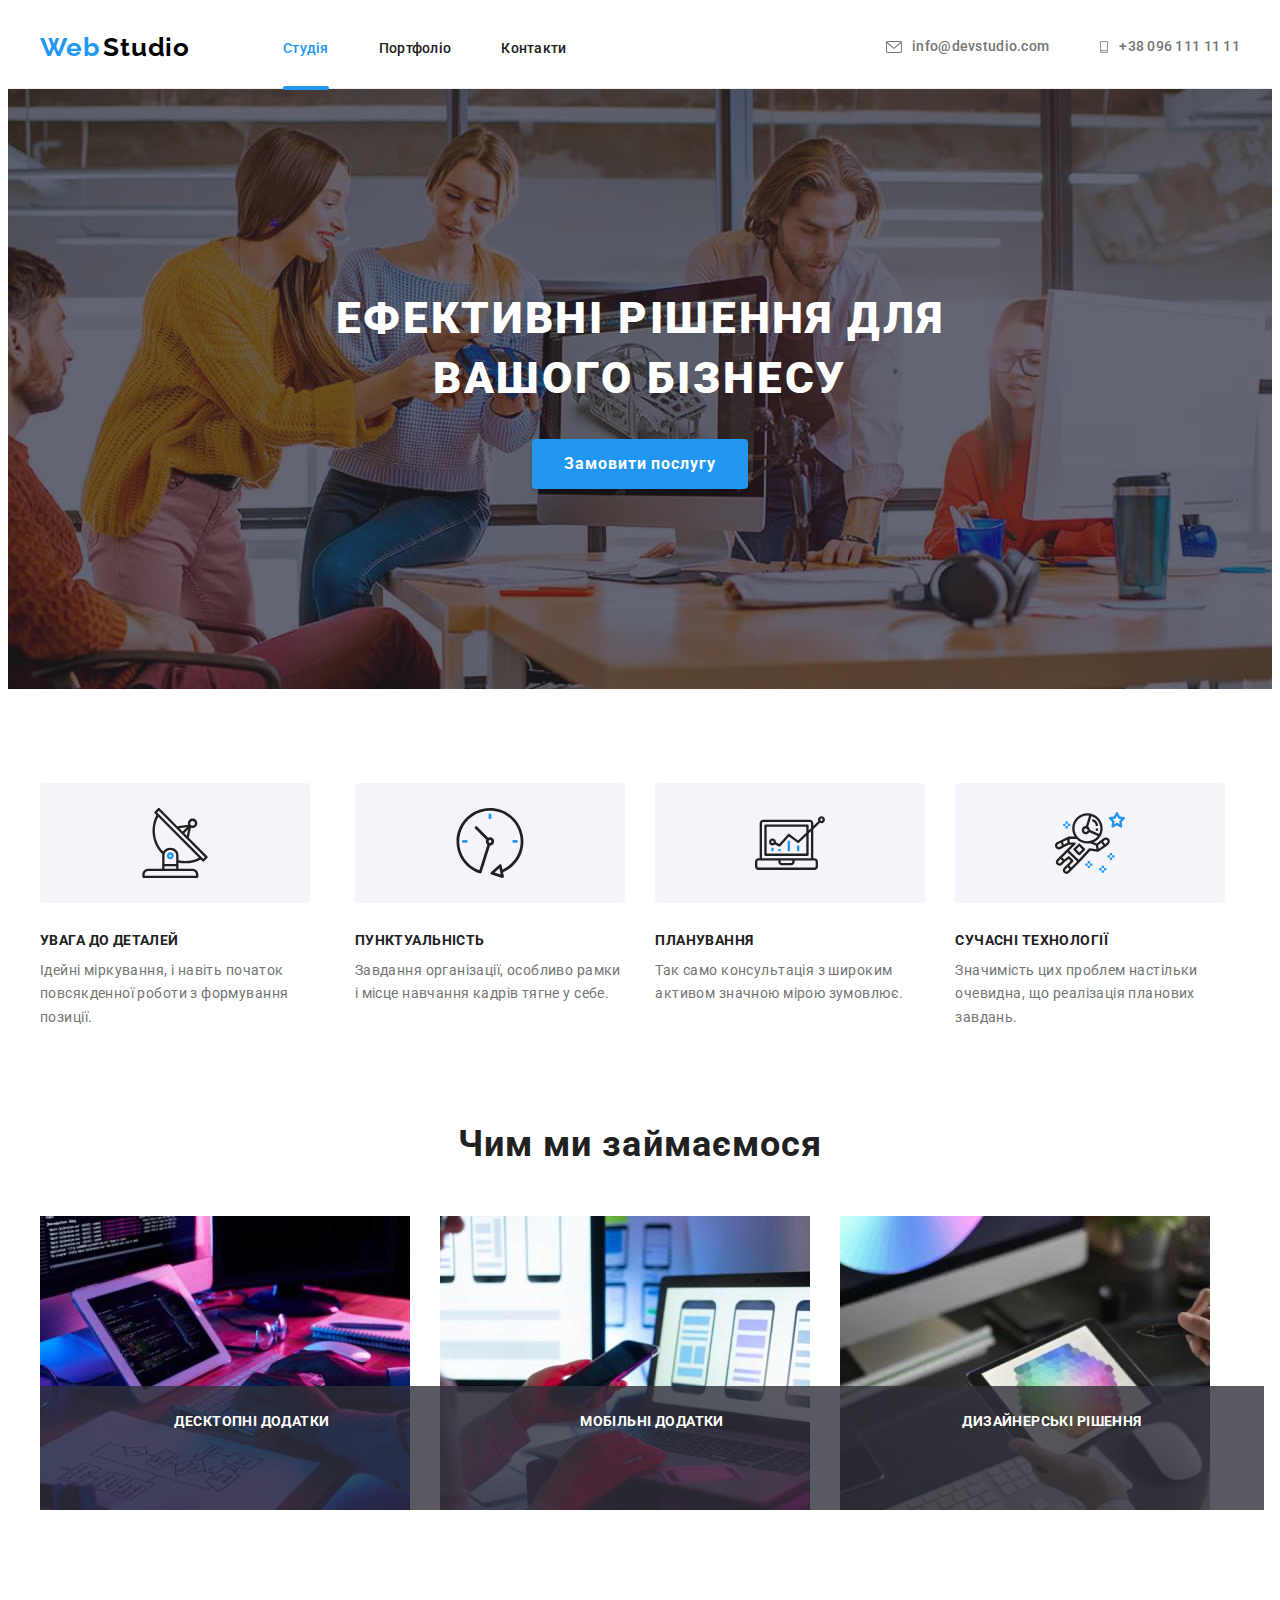
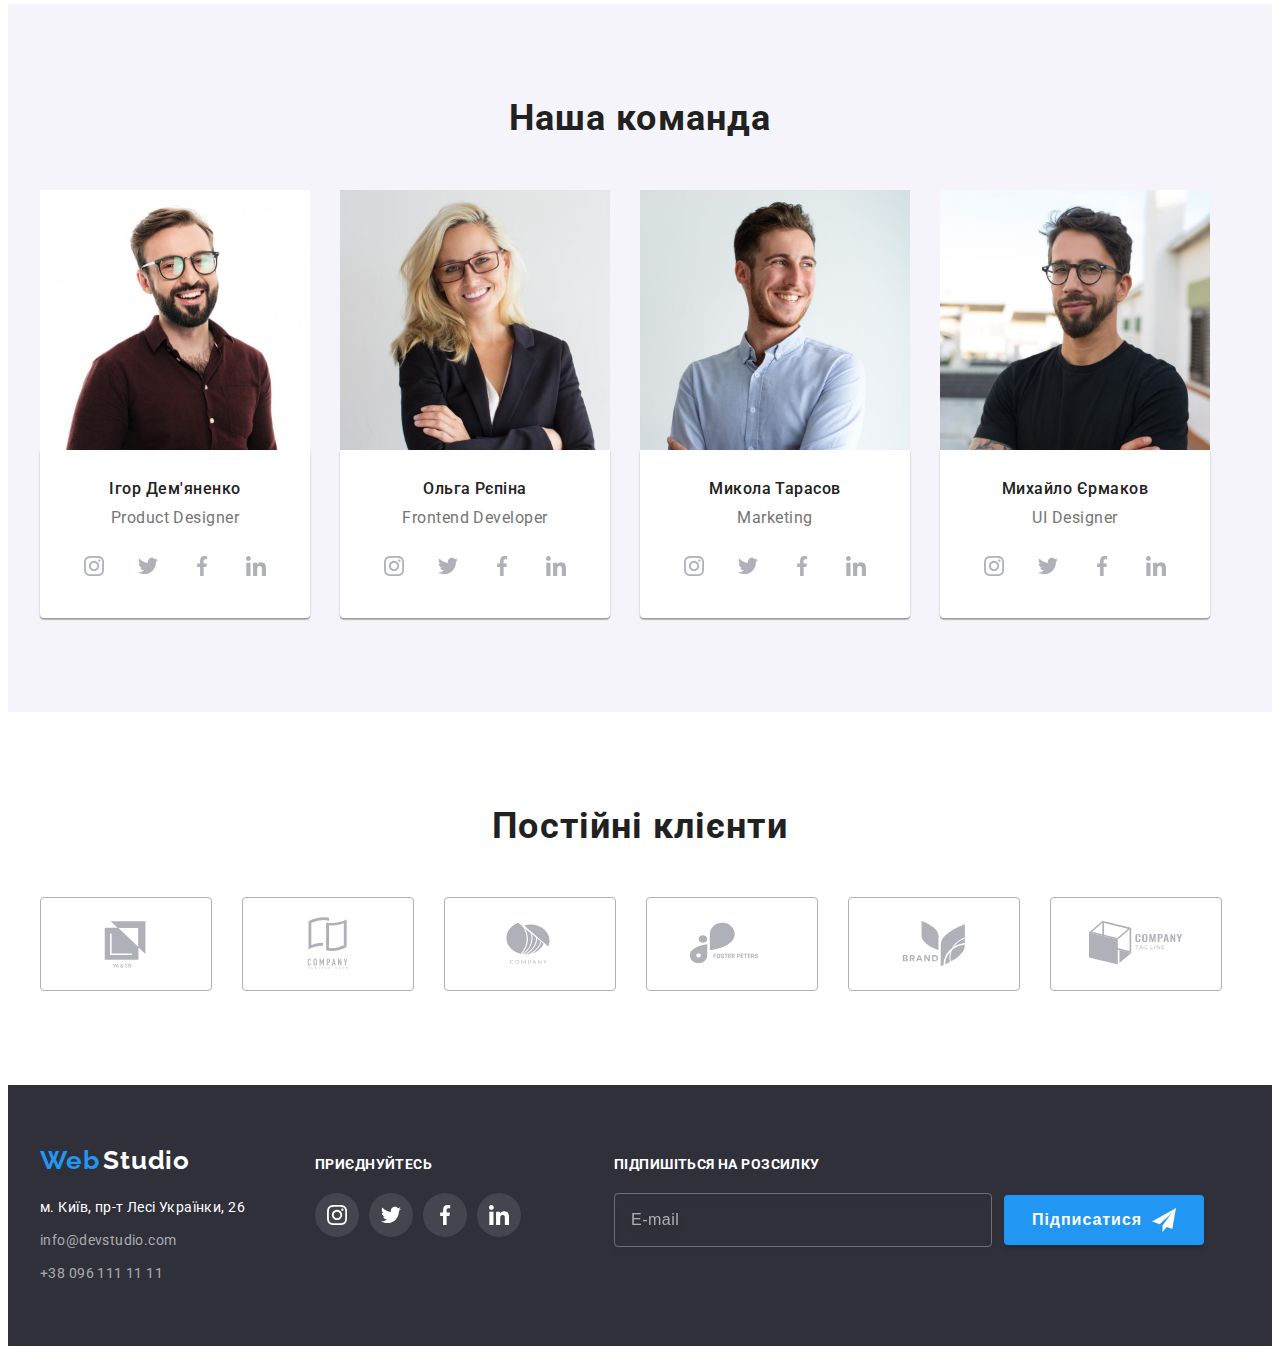
<file: index.html>
<!DOCTYPE html>
<html lang="uk">
  <head>
    <meta charset="UTF-8" />
    <meta http-equiv="X-UA-Compatible" content="IE=edge" />
    <meta name="viewport" content="width=device-width, initial-scale=1.0" />
    <title>Document</title>
    <link rel="preconnect" href="https://fonts.googleapis.com" />
    <link rel="preconnect" href="https://fonts.gstatic.com" crossorigin />
    <link
      href="https://fonts.googleapis.com/css2?family=Oleo+Script&family=Raleway:wght@700&family=Roboto:wght@400;500;700;900&display=swap"
      rel="stylesheet"
    />
    <link
      rel="stylesheet"
      href="https://cdnjs.cloudflare.com/ajax/libs/modern-normalize/1.1.0/modern-normalize.min.css"
      integrity="sha512-wpPYUAdjBVSE4KJnH1VR1HeZfpl1ub8YT/NKx4PuQ5NmX2tKuGu6U/JRp5y+Y8XG2tV+wKQpNHVUX03MfMFn9Q=="
      crossorigin="anonymous"
      referrerpolicy="no-referrer"
    />
    <link
      rel="stylesheet"
      href="https://cdnjs.cloudflare.com/ajax/libs/animate.css/4.1.1/animate.min.css"
    />
    <link rel="stylesheet" href="./css/style.css " />
    <link rel="stylesheet" href="./css/main.min.css" />
  </head>
  <body>
    <!-- header -->
    <header class="header">
      <div class="container header__container">
        <nav class="navigation">
          <a class="logo link animate__animated animate__flip" href="">
            <span class="logo-link">Web</span>
            <span class="logo-link-part">Studio</span>
          </a>
          <ul class="menu list">
            <li class="menu__item">
              <a class="menu__link current link" href="./index.html">Студія</a>
            </li>
            <li class="menu__item">
              <a class="menu__link link" href="./portfolio.html">Портфоліо</a>
            </li>
            <li class="menu__item">
              <a class="menu__link link" href="">Контакти</a>
            </li>
          </ul>
        </nav>

        <div class="connect">
          <a class="connect__mail link" href="info@devstudio.com">
            <svg class="connect__icon" width="16px" height="12px">
              <use href="./images/symbol-defs.svg#icon-envelope-hover"></use>
            </svg>
            info@devstudio.com</a
          >
          <a class="connect__tel link" href="tel:+380961111111"
            ><svg class="connect__icon" width="10px" height="12px">
              <use href="./images/symbol-defs.svg#icon-smartphone"></use>
            </svg>
            +38 096 111 11 11</a
          >
        </div>
      </div>
    </header>
    <!-- main -->
    <main>
      <section class="section__hero">
        <div class="hero__blok container">
          <h1 class="hero">Ефективні рішення для вашого бізнесу</h1>

          <button class="hero__btn" data-modal-open type="button">
            Замовити послугу
          </button>
        </div>
      </section>

      <!-- methods -->

      <section class="methods">
        <div class="container">
          <ul class="methods__list list">
            <li class="methods__item">
              <div class="methods__logo">
                <svg width="70px" height="70px">
                  <use href="./images/symbol-defs.svg#icon-antenna"></use>
                </svg>
              </div>
              <h3 class="methods__title">УВАГА ДО ДЕТАЛЕЙ</h3>
              <p class="methods__text">
                Ідейні міркування, і навіть початок повсякденної роботи з
                формування позиції.
              </p>
            </li>

            <li class="methods__item">
              <div class="methods__logo">
                <svg width="70px" height="70px">
                  <use href="./images/symbol-defs.svg#icon-clock"></use>
                </svg>
              </div>
              <h3 class="methods__title">ПУНКТУАЛЬНІСТЬ</h3>
              <p class="methods__text">
                Завдання організації, особливо рамки і місце навчання кадрів
                тягне у себе.
              </p>
            </li>
            <li class="methods__item">
              <div class="methods__logo">
                <svg width="70px" height="70px">
                  <use href="./images/symbol-defs.svg#icon-diagram"></use>
                </svg>
              </div>
              <h3 class="methods__title">ПЛАНУВАННЯ</h3>
              <p class="methods__text">
                Так само консультація з широким активом значною мірою зумовлює.
              </p>
            </li>
            <li class="methods__item">
              <div class="methods__logo">
                <svg width="70px" height="70px">
                  <use href="./images/symbol-defs.svg#icon-astronaut"></use>
                </svg>
              </div>
              <h3 class="methods__title">СУЧАСНІ ТЕХНОЛОГІЇ</h3>
              <p class="methods__text">
                Значимість цих проблем настільки очевидна, що реалізація
                планових завдань.
              </p>
            </li>
          </ul>
        </div>
      </section>
      <!-- what we do -->
      <section class="what-we-do">
        <div class="container">
          <h2 class="what-we-do-title">Чим ми займаємося</h2>

          <ul class="what-we-do-list list">
            <li class="what-we-do-item">
              <img
                src="./images/Sec1pic1.jpg"
                alt="фото"
                width="370"
                height="294"
              />
              <p class="what-we-do-item-title">Десктопні додатки</p>
            </li>
            <li class="what-we-do-item">
              <img
                src="./images/sec1pic2.jpg"
                alt="фото"
                width="370"
                height="294"
              />
              <p class="what-we-do-item-title">Мобільні додатки</p>
            </li>
            <li class="what-we-do-item">
              <img
                src="./images/Sec1pic3.jpg"
                alt="фото"
                width="370"
                height="294"
              />
              <p class="what-we-do-item-title">Дизайнерські рішення</p>
            </li>
          </ul>
        </div>
      </section>
      <section class="team">
        <div class="container">
          <h2 class="team-title">Наша команда</h2>
          <ul class="team-list list">
            <li class="team-item">
              <img
                src="./images/sec2pic1.jpg"
                alt="фото"
                width="270"
                height="260"
              />
              <div class="team-info">
                <h3 class="team-title-text">Ігор Дем'яненко</h3>
                <p class="team-text">Product Designer</p>
                <ul class="team-soc-list list">
                  <li class="team-soc-item">
                    <a class="team-soc-link" href=""
                      ><svg class="team-soc-icon" width="20" height="20">
                        <use
                          href="./images/symbol-defs.svg#icon-instagram"
                        ></use>
                      </svg>
                    </a>
                  </li>
                  <li class="team-soc-item">
                    <a class="team-soc-link" href=""
                      ><svg class="team-soc-icon" width="20" height="20">
                        <use href="./images/symbol-defs.svg#icon-twitter"></use>
                      </svg>
                    </a>
                  </li>
                  <li class="team-soc-item">
                    <a class="team-soc-link" href=""
                      ><svg class="team-soc-icon" width="20" height="20">
                        <use
                          href="./images/symbol-defs.svg#icon-facebook"
                        ></use>
                      </svg>
                    </a>
                  </li>
                  <li class="team-soc-item">
                    <a class="team-soc-link" href=""
                      ><svg class="team-soc-icon" width="20" height="20">
                        <use
                          href="./images/symbol-defs.svg#icon-linkedin"
                        ></use>
                      </svg>
                    </a>
                  </li>
                </ul>
              </div>
            </li>
            <li class="team-item">
              <img
                src="./images/sec2pic2.jpg"
                alt="фото"
                width="270"
                height="260"
              />

              <div class="team-info">
                <h3 class="team-title-text">Ольга Рєпіна</h3>
                <p class="team-text">Frontend Developer</p>
                <ul class="team-soc-list list">
                  <li class="team-soc-item">
                    <a class="team-soc-link" href=""
                      ><svg class="team-soc-icon" width="20" height="20">
                        <use
                          href="./images/symbol-defs.svg#icon-instagram"
                        ></use>
                      </svg>
                    </a>
                  </li>
                  <li class="team-soc-item">
                    <a class="team-soc-link" href=""
                      ><svg class="team-soc-icon" width="20" height="20">
                        <use href="./images/symbol-defs.svg#icon-twitter"></use>
                      </svg>
                    </a>
                  </li>
                  <li class="team-soc-item">
                    <a class="team-soc-link" href=""
                      ><svg class="team-soc-icon" width="20" height="20">
                        <use
                          href="./images/symbol-defs.svg#icon-facebook"
                        ></use>
                      </svg>
                    </a>
                  </li>
                  <li class="team-soc-item">
                    <a class="team-soc-link" href=""
                      ><svg class="team-soc-icon" width="20" height="20">
                        <use
                          href="./images/symbol-defs.svg#icon-linkedin"
                        ></use>
                      </svg>
                    </a>
                  </li>
                </ul>
              </div>
            </li>
            <li class="team-item">
              <img
                src="./images/sec2pic3.jpg"
                alt="фото"
                width="270"
                height="260"
              />
              <div class="team-info">
                <h3 class="team-title-text">Микола Тарасов</h3>
                <p class="team-text">Marketing</p>
                <ul class="team-soc-list list">
                  <li class="team-soc-item">
                    <a class="team-soc-link" href=""
                      ><svg class="team-soc-icon" width="20" height="20">
                        <use
                          href="./images/symbol-defs.svg#icon-instagram"
                        ></use>
                      </svg>
                    </a>
                  </li>
                  <li class="team-soc-item">
                    <a class="team-soc-link" href=""
                      ><svg class="team-soc-icon" width="20" height="20">
                        <use href="./images/symbol-defs.svg#icon-twitter"></use>
                      </svg>
                    </a>
                  </li>
                  <li class="team-soc-item">
                    <a class="team-soc-link" href=""
                      ><svg class="team-soc-icon" width="20" height="20">
                        <use
                          href="./images/symbol-defs.svg#icon-facebook"
                        ></use>
                      </svg>
                    </a>
                  </li>
                  <li class="team-soc-item">
                    <a class="team-soc-link" href=""
                      ><svg class="team-soc-icon" width="20" height="20">
                        <use
                          href="./images/symbol-defs.svg#icon-linkedin"
                        ></use>
                      </svg>
                    </a>
                  </li>
                </ul>
              </div>
            </li>
            <li class="team-item">
              <img
                src="./images/sec2pic4.jpg"
                alt="our team pfoto"
                width="270"
                height="260"
              />
              <div class="team-info">
                <h3 class="team-title-text">Михайло Єрмаков</h3>
                <p class="team-text">UI Designer</p>
                <ul class="team-soc-list list">
                  <li class="team-soc-item">
                    <a class="team-soc-link" href=""
                      ><svg class="team-soc-icon" width="20" height="20">
                        <use
                          href="./images/symbol-defs.svg#icon-instagram"
                        ></use>
                      </svg>
                    </a>
                  </li>
                  <li class="team-soc-item">
                    <a class="team-soc-link" href=""
                      ><svg class="team-soc-icon" width="20" height="20">
                        <use href="./images/symbol-defs.svg#icon-twitter"></use>
                      </svg>
                    </a>
                  </li>
                  <li class="team-soc-item">
                    <a class="team-soc-link" href=""
                      ><svg class="team-soc-icon" width="20" height="20">
                        <use
                          href="./images/symbol-defs.svg#icon-facebook"
                        ></use>
                      </svg>
                    </a>
                  </li>
                  <li class="team-soc-item">
                    <a class="team-soc-link" href=""
                      ><svg class="team-soc-icon" width="20" height="20">
                        <use
                          href="./images/symbol-defs.svg#icon-linkedin"
                        ></use>
                      </svg>
                    </a>
                  </li>
                </ul>
              </div>
            </li>
          </ul>
        </div>
      </section>
      <section class="clients">
        <div class="logo-clients container">
          <h2 class="team-title">Постійні клієнти</h2>
          <ul class="logo-clients-list list">
            <li class="logo-clients-item">
              <a class="logo-clients-link" href="">
                <svg class="logo-clients-icon" width="106" height="60">
                  <use href="./images/symbol-defs.svg#icon-Logo-1"></use>
                </svg>
              </a>
            </li>
            <li>
              <a class="logo-clients-link" href="">
                <svg class="logo-clients-icon" width="106" height="60">
                  <use href="./images/symbol-defs.svg#icon-Logo-2"></use>
                </svg>
              </a>
            </li>
            <li>
              <a class="logo-clients-link" href="">
                <svg class="logo-clients-icon" width="106" height="60">
                  <use href="./images/symbol-defs.svg#icon-Logo-3"></use>
                </svg>
              </a>
            </li>
            <li>
              <a class="logo-clients-link" href="">
                <svg class="logo-clients-icon" width="106" height="60">
                  <use href="./images/symbol-defs.svg#icon-Logo-4"></use>
                </svg>
              </a>
            </li>
            <li>
              <a class="logo-clients-link" href="">
                <svg class="logo-clients-icon" width="106" height="60">
                  <use href="./images/symbol-defs.svg#icon-Logo-5"></use>
                </svg>
              </a>
            </li>
            <li>
              <a class="logo-clients-link" href="">
                <svg class="logo-clients-icon" width="106" height="60">
                  <use href="./images/symbol-defs.svg#icon-Logo-6"></use>
                </svg>
              </a>
            </li>
          </ul>
        </div>
      </section>
    </main>
    <!-- footer -->
    <footer class="footer">
      <div class="backdrop is-hidden" data-modal>
        <div class="modal">
          <button type="button" class="modal-btn" data-modal-close>
            <svg class="modal-close-icon" width="18" height="18">
              <use href="./images/symbol-defs.svg#icon-close"></use>
            </svg>
          </button>
          <p class="modal-title">Залиште свої дані, ми вам передзвонимо</p>
          <form>
            <div class="modal-field">
              <label for="user-name" class="modal-lable">Ім'я</label>
              <div class="input-wrap">
                <input
                  type="text"
                  class="modal-input"
                  name="user-name"
                  required
                  id="user-name"
                />
                <svg class="modal-input-icon" width="18" height="18">
                  <use href="./images/symbol-defs.svg#icon-person"></use>
                </svg>
              </div>
            </div>

            <div class="modal-field">
              <label for="user-tel" class="modal-lable">Телефон</label>
              <div class="input-wrap">
                <input
                  type="tel"
                  class="modal-input"
                  name="user-tel"
                  required
                  id="user-tel"
                />
                <svg class="modal-input-icon" width="18" height="18">
                  <use href="./images/symbol-defs.svg#icon-phone"></use>
                </svg>
              </div>
            </div>
            <div class="modal-field">
              <label for="user-mail" class="modal-lable">Пошта</label>
              <div class="input-wrap">
                <input
                  type="email"
                  class="modal-input"
                  name="user-mail"
                  required
                  id="user-mail"
                />
                <svg class="modal-input-icon" width="18" height="18">
                  <use href="./images/symbol-defs.svg#icon-email"></use>
                </svg>
              </div>
            </div>
            <div class="modal-field-coment">
              <label for="comment" class="modal-lable">Коментар</label>
              <textarea
                name="comment"
                id="comment"
                class="modal-comment"
                placeholder="Введіть текст"
              ></textarea>
            </div>
            <div class="modal-field">
              <input
                type="checkbox"
                class="input-check visually-hidden"
                name="privacy"
                value="true"
                id="privacy"
              />
              <label for="privacy" class="check-text"
                ><span>
                  <svg class="check-icon" width="16" height="15">
                    <use href="./images/symbol-defs.svg#check"></use>
                  </svg>
                </span>
                Погоджуюся з розсилкою та приймаю &nbsp;
                <a href="" class="privacy-text"> Умови договору</a>
              </label>
            </div>
            <button type="submit" class="send">Відправити</button>
          </form>
        </div>
      </div>
      <div class="container cont">
        <div class="addres-container">
          <a class="logo-link-footer link" href="">
            <span class="footer-logo">Web</span>
            <span class="footer-logo-part">Studio</span>
          </a>
          <address class="address">
            <a
              class="address-link link"
              href="https://goo.gl/maps/vr6muUmMFHd4XZS46"
              target="_blank"
              rel="noopener noreferrer"
              >м. Київ, пр-т Лесі Українки, 26
            </a>
            <ul class="address-list list">
              <li class="adress-mail-item">
                <a class="address-mail link" href="info@devstudio.com"
                  >info@devstudio.com</a
                >
              </li>
              <li class="address-tel-item">
                <a class="address-tel link" href="tel:+380961111111"
                  >+38 096 111 11 11</a
                >
              </li>
            </ul>
          </address>
        </div>
        <div class="wrap-container">
          <h3 class="container-title">приєднуйтесь</h3>
          <ul class="footer-soc-list list">
            <li class="footer-soc-item">
              <a class="footer-soc-link" href=""
                ><svg class="team-soc-icon" width="20" height="20">
                  <use href="./images/symbol-defs.svg#icon-instagram"></use>
                </svg>
              </a>
            </li>
            <li class="footer-soc-item">
              <a class="footer-soc-link" href=""
                ><svg class="footer-soc-icon" width="20" height="20">
                  <use href="./images/symbol-defs.svg#icon-twitter"></use>
                </svg>
              </a>
            </li>
            <li class="footer-soc-item">
              <a class="footer-soc-link" href=""
                ><svg class="footer-soc-icon" width="20" height="20">
                  <use href="./images/symbol-defs.svg#icon-facebook"></use>
                </svg>
              </a>
            </li>
            <li class="footer-soc-item">
              <a class="footer-soc-link" href=""
                ><svg class="footer-soc-icon" width="20" height="20">
                  <use href="./images/symbol-defs.svg#icon-linkedin"></use>
                </svg>
              </a>
            </li>
          </ul>
        </div>
        <div class="footer-mail">
          <h3 class="container-title">Підпишіться на розсилку</h3>
          <form>
            <div class="footer-input-mail">
              <input
                type="email"
                class="input-mail"
                name="footer-user-mail"
                placeholder="E-mail"
                required
                id="footer-user-mail"
              />
              <button type="submit" class="footer-mail-btn">
                Підписатися
                <svg class="footer-send-logo" width="24" height="24">
                  <use href="./images/symbol-defs.svg#icon"></use>
                </svg>
              </button>
            </div>
          </form>
        </div>
      </div>
    </footer>
    <script src="./js/modal.js"></script>
  </body>
</html>
</file>
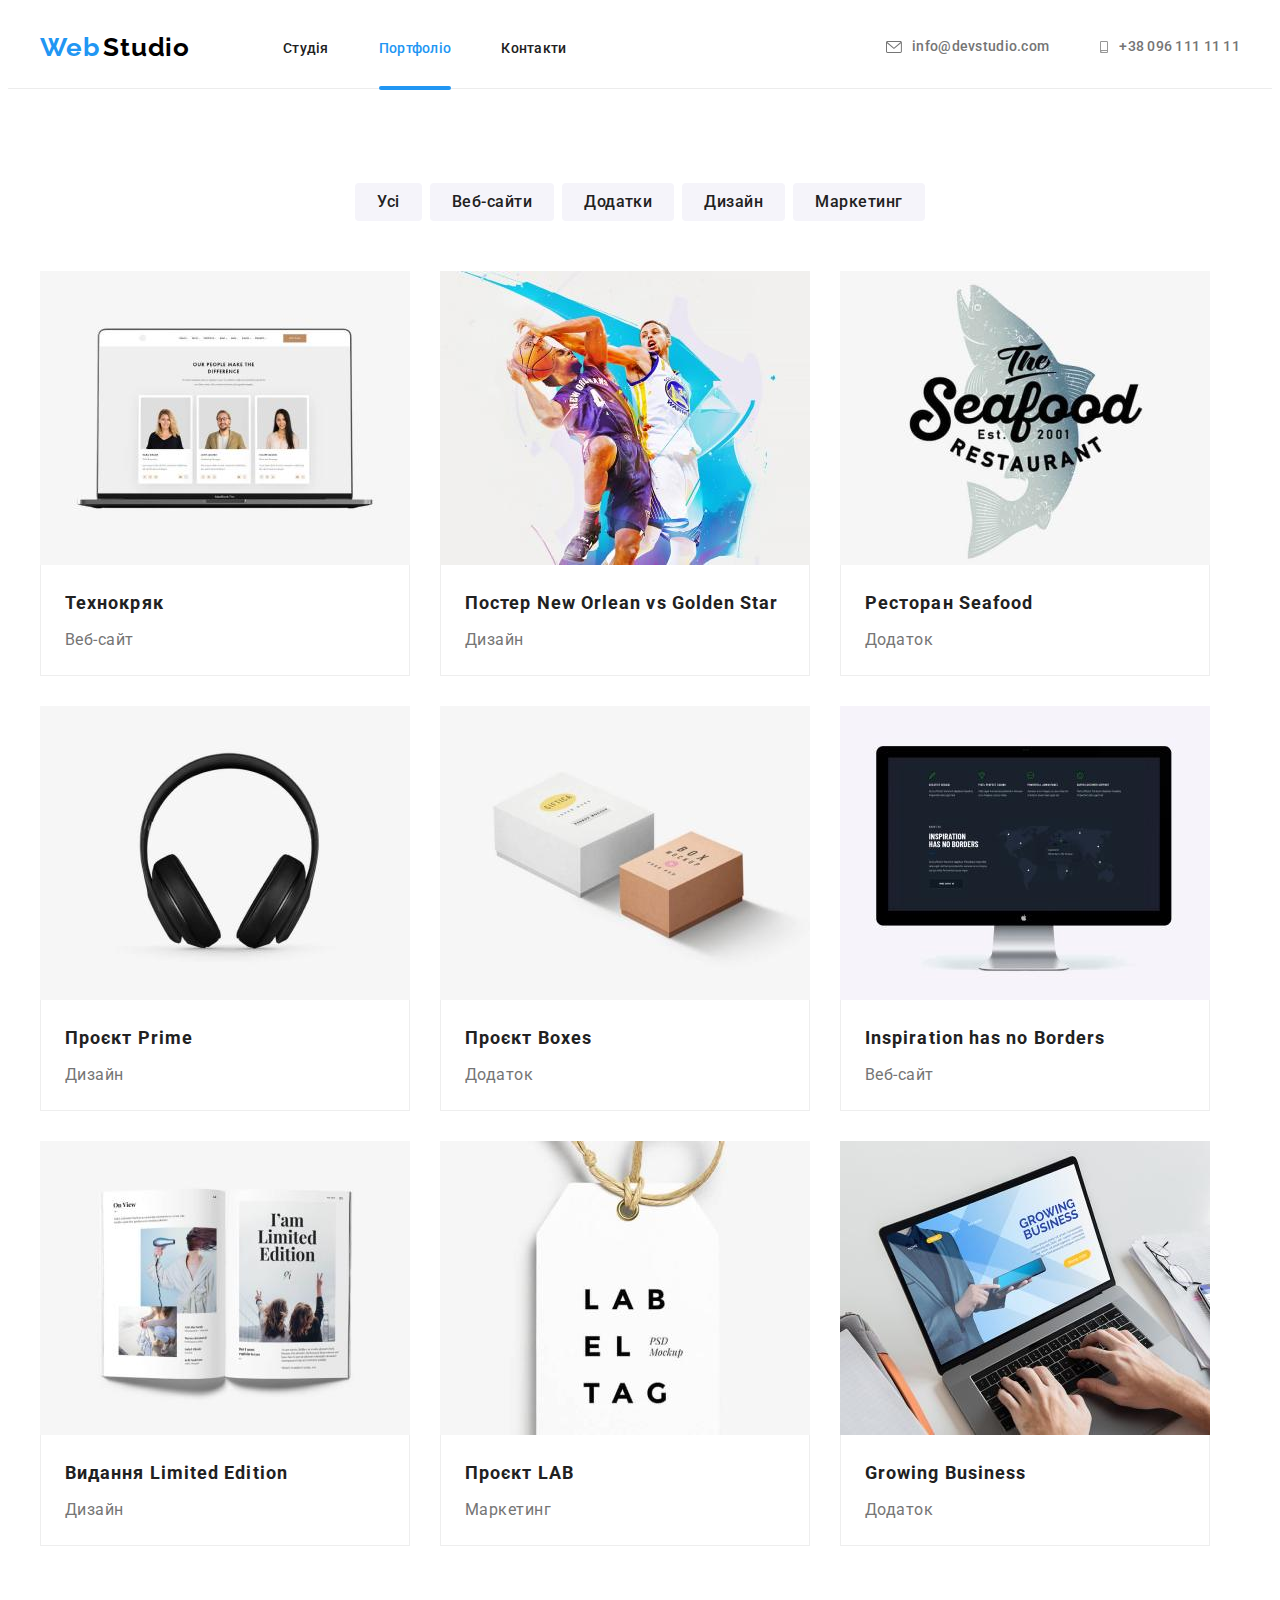
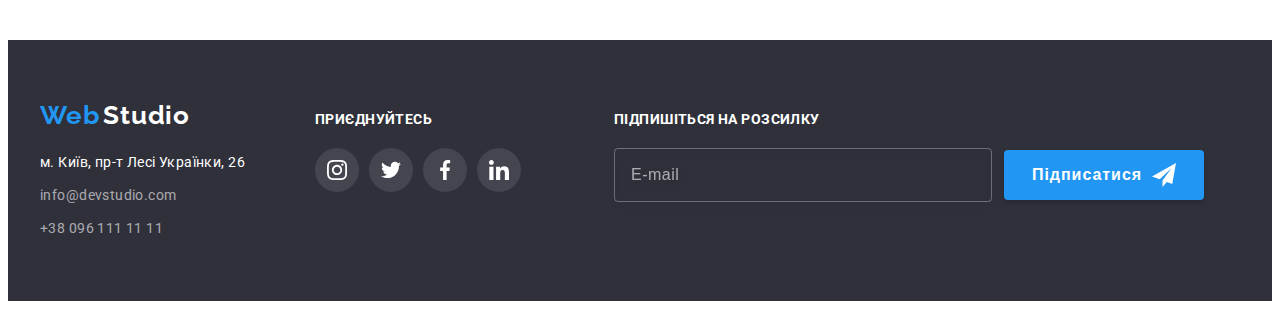
<file: portfolio.html>
<!DOCTYPE html>
<html lang="en">
  <head>
    <meta charset="UTF-8" />
    <meta http-equiv="X-UA-Compatible" content="IE=edge" />
    <meta name="viewport" content="width=device-width, initial-scale=1.0" />
    <title>Document</title>
    <link rel="preconnect" href="https://fonts.googleapis.com" />
    <link rel="preconnect" href="https://fonts.gstatic.com" crossorigin />
    <link
      href="https://fonts.googleapis.com/css2?family=Oleo+Script&family=Raleway:wght@700&family=Roboto:wght@400;500;700;900&display=swap"
      rel="stylesheet"
    />
    <link
      rel="stylesheet"
      href="https://cdnjs.cloudflare.com/ajax/libs/modern-normalize/1.1.0/modern-normalize.min.css"
      integrity="sha512-wpPYUAdjBVSE4KJnH1VR1HeZfpl1ub8YT/NKx4PuQ5NmX2tKuGu6U/JRp5y+Y8XG2tV+wKQpNHVUX03MfMFn9Q=="
      crossorigin="anonymous"
      referrerpolicy="no-referrer"
    />
    <link
      rel="stylesheet"
      href="https://cdnjs.cloudflare.com/ajax/libs/animate.css/4.1.1/animate.min.css"
    />
    <link rel="stylesheet" href="./css/style.css " />
    <link rel="stylesheet" href="./css/main.min.css" />
  </head>
  <body>
    <!-- header -->
    <header class="header">
      <div class="container header__container">
        <nav class="navigation">
          <a
            class="logo link link animate__animated animate__flip"
            href=""
          >
            <span class="logo-link">Web</span>
            <span class="logo-link-part">Studio</span>
          </a>
          <ul class="menu list">
            <li class="menu__item">
              <a class="menu__link link" href="./index.html">Студія</a>
            </li>
            <li class="menu__item">
              <a class="menu__link current link" href="./portfolio.html"
                >Портфоліо</a
              >
            </li>
            <li class="menu__item">
              <a class="menu__link link" href="">Контакти</a>
            </li>
          </ul>
        </nav>

        <div class="connect">
          <a class="connect__mail link" href="info@devstudio.com">
            <svg class="connect__icon" width="16px" height="12px">
              <use href="./images/symbol-defs.svg#icon-envelope-hover"></use>
            </svg>
            info@devstudio.com</a
          >
          <a class="connect__tel link" href="tel:+380961111111"
            ><svg class="connect__icon" width="10px" height="12px">
              <use href="./images/symbol-defs.svg#icon-smartphone"></use>
            </svg>
            +38 096 111 11 11</a
          >
        </div>
      </div>
    </header>
    <main class="portfolio-main">
      <section class="portfolio">
        <div class="container">
          <div class="portfolio-btn-list">
            <h1 class="visually-hidden">заголовок</h1>

            <ul class="portfolio-choice-list list">
              <li><button class="portfolio-btn" type="button">Усі</button></li>
              <li>
                <button class="portfolio-btn" type="button">Веб-сайти</button>
              </li>
              <li>
                <button class="portfolio-btn" type="button">Додатки</button>
              </li>
              <li>
                <button class="portfolio-btn" type="button">Дизайн</button>
              </li>
              <li>
                <button class="portfolio-btn" type="button">Маркетинг</button>
              </li>
            </ul>
          </div>

          <div class="portfolio-list-item">
            <h2 class="visually-hidden">заголовок</h2>
            <ul class="portfolio-list list">
              <li class="portfolio-item">
                <a class="portfolio-link link" href="">
                  <div class="portfolio-top-wrap">
                    <img
                      src="./images/portfimg1.jpg"
                      alt="фото"
                      width="370"
                      height="294"
                    />
                    <p class="portfolio-link-text">
                      Ресурс пропонує комплексні пропозиції з різним рівнем
                      функціоналу та сервісів. Все це дозволить відвідувачу
                      отримати вичерпні відомості про компанію чи приватну
                      особу.
                    </p>
                  </div>
                  <div class="portfolio-list-info">
                    <h3 class="portfolio-title">Технокряк</h3>
                    <p class="portfolio-text">Веб-сайт</p>
                  </div>
                </a>
              </li>

              <li class="portfolio-item">
                <a class="potfolio-link link" href="">
                  <div class="portfolio-top-wrap">
                    <img
                      src="./images/portfimg2.jpg"
                      alt="фото"
                      width="370"
                      height="294"
                    />
                    <p class="portfolio-link-text">
                      Ресурс пропонує комплексні пропозиції з різним рівнем
                      функціоналу та сервісів. Все це дозволить відвідувачу
                      отримати вичерпні відомості про компанію чи приватну
                      особу.
                    </p>
                  </div>
                  <div class="portfolio-list-info">
                    <h3 class="portfolio-title">
                      Постер New Orlean vs Golden Star
                    </h3>
                    <p class="portfolio-text">Дизайн</p>
                  </div>
                </a>
              </li>

              <li class="portfolio-item">
                <a class="potfolio-link link" href=""
                  ><div class="portfolio-top-wrap">
                    <img
                      src="./images/portfimg3.jpg"
                      alt="фото"
                      width="370"
                      height="294"
                    />
                    <p class="portfolio-link-text">
                      Ресурс пропонує комплексні пропозиції з різним рівнем
                      функціоналу та сервісів. Все це дозволить відвідувачу
                      отримати вичерпні відомості про компанію чи приватну
                      особу.
                    </p>
                  </div>
                  <div class="portfolio-list-info">
                    <h3 class="portfolio-title">Ресторан Seafood</h3>
                    <p class="portfolio-text">Додаток</p>
                  </div></a
                >
              </li>

              <li class="portfolio-item">
                <a class="potfolio-link link" href=""
                  ><div class="portfolio-top-wrap">
                    <img
                      src="./images/portfimg4.jpg"
                      alt="фото"
                      width="370"
                      height="294"
                    />
                    <p class="portfolio-link-text">
                      Ресурс пропонує комплексні пропозиції з різним рівнем
                      функціоналу та сервісів. Все це дозволить відвідувачу
                      отримати вичерпні відомості про компанію чи приватну
                      особу.
                    </p>
                  </div>
                  <div class="portfolio-list-info">
                    <h3 class="portfolio-title">Проєкт Prime</h3>
                    <p class="portfolio-text">Дизайн</p>
                  </div></a
                >
              </li>
              <li class="portfolio-item">
                <a class="potfolio-link link" href=""
                  ><div class="portfolio-top-wrap">
                    <img
                      src="./images/portfimg5.jpg"
                      alt="фото"
                      width="370"
                      height="294"
                    />
                    <p class="portfolio-link-text">
                      Ресурс пропонує комплексні пропозиції з різним рівнем
                      функціоналу та сервісів. Все це дозволить відвідувачу
                      отримати вичерпні відомості про компанію чи приватну
                      особу.
                    </p>
                  </div>
                  <div class="portfolio-list-info">
                    <h3 class="portfolio-title">Проєкт Boxes</h3>
                    <p class="portfolio-text">Додаток</p>
                  </div></a
                >
              </li>
              <li class="portfolio-item">
                <a class="potfolio-link link" href=""
                  ><div class="portfolio-top-wrap">
                    <img
                      src="./images/portfimg6.jpg"
                      alt="фото"
                      width="370"
                      height="294"
                    />
                    <p class="portfolio-link-text">
                      Ресурс пропонує комплексні пропозиції з різним рівнем
                      функціоналу та сервісів. Все це дозволить відвідувачу
                      отримати вичерпні відомості про компанію чи приватну
                      особу.
                    </p>
                  </div>
                  <div class="portfolio-list-info">
                    <h3 class="portfolio-title">Inspiration has no Borders</h3>
                    <p class="portfolio-text">Веб-сайт</p>
                  </div></a
                >
              </li>

              <li class="portfolio-item">
                <a class="potfolio-link link" href=""
                  ><div class="portfolio-top-wrap">
                    <img
                      src="./images/portfimg7.jpg"
                      alt="фото"
                      width="370"
                      height="294"
                    />
                    <p class="portfolio-link-text">
                      Ресурс пропонує комплексні пропозиції з різним рівнем
                      функціоналу та сервісів. Все це дозволить відвідувачу
                      отримати вичерпні відомості про компанію чи приватну
                      особу.
                    </p>
                  </div>
                  <div class="portfolio-list-info">
                    <h3 class="portfolio-title">Видання Limited Edition</h3>
                    <p class="portfolio-text">Дизайн</p>
                  </div></a
                >
              </li>
              <li class="portfolio-item">
                <a class="potfolio-link link" href=""
                  ><div class="portfolio-top-wrap">
                    <img
                      src="./images/portfimg8.jpg"
                      alt="фото"
                      width="370"
                      height="294"
                    />
                    <p class="portfolio-link-text">
                      Ресурс пропонує комплексні пропозиції з різним рівнем
                      функціоналу та сервісів. Все це дозволить відвідувачу
                      отримати вичерпні відомості про компанію чи приватну
                      особу.
                    </p>
                  </div>
                  <div class="portfolio-list-info">
                    <h3 class="portfolio-title">Проєкт LAB</h3>
                    <p class="portfolio-text">Маркетинг</p>
                  </div></a
                >
              </li>
              <li class="portfolio-item">
                <a class="potfolio-link link" href="">
                  <div class="portfolio-top-wrap">
                    <img
                      src="./images/portfimg9.jpg"
                      alt="фото"
                      width="370"
                      height="294"
                    />
                    <p class="portfolio-link-text">
                      Ресурс пропонує комплексні пропозиції з різним рівнем
                      функціоналу та сервісів. Все це дозволить відвідувачу
                      отримати вичерпні відомості про компанію чи приватну
                      особу.
                    </p>
                  </div>
                  <div class="portfolio-list-info">
                    <h3 class="portfolio-title">Growing Business</h3>
                    <p class="portfolio-text">Додаток</p>
                  </div></a
                >
              </li>
            </ul>
          </div>
        </div>
      </section>
    </main>
    <footer class="footer">
      <div class="container cont">
        <div class="addres-container">
          <a class="logo-link-footer link" href="">
            <span class="footer-logo">Web</span>
            <span class="footer-logo-part">Studio</span>
          </a>
          <address class="address">
            <a
              class="address-link link"
              href="https://goo.gl/maps/vr6muUmMFHd4XZS46"
              target="_blank"
              rel="noopener noreferrer"
              >м. Київ, пр-т Лесі Українки, 26
            </a>
            <ul class="address-list list">
              <li class="adress-mail-item">
                <a class="address-mail link" href="info@devstudio.com"
                  >info@devstudio.com</a
                >
              </li>
              <li class="address-tel-item">
                <a class="address-tel link" href="tel:+380961111111"
                  >+38 096 111 11 11</a
                >
              </li>
            </ul>
          </address>
        </div>
        <div class="wrap-container">
          <h3 class="container-title">приєднуйтесь</h3>
          <ul class="footer-soc-list list">
            <li class="footer-soc-item">
              <a class="footer-soc-link" href=""
                ><svg class="team-soc-icon" width="20" height="20">
                  <use href="./images/symbol-defs.svg#icon-instagram"></use>
                </svg>
              </a>
            </li>
            <li class="footer-soc-item">
              <a class="footer-soc-link" href=""
                ><svg class="footer-soc-icon" width="20" height="20">
                  <use href="./images/symbol-defs.svg#icon-twitter"></use>
                </svg>
              </a>
            </li>
            <li class="footer-soc-item">
              <a class="footer-soc-link" href=""
                ><svg class="footer-soc-icon" width="20" height="20">
                  <use href="./images/symbol-defs.svg#icon-facebook"></use>
                </svg>
              </a>
            </li>
            <li class="footer-soc-item">
              <a class="footer-soc-link" href=""
                ><svg class="footer-soc-icon" width="20" height="20">
                  <use href="./images/symbol-defs.svg#icon-linkedin"></use>
                </svg>
              </a>
            </li>
          </ul>
        </div>
        <div class="footer-mail">
          <h3 class="container-title">Підпишіться на розсилку</h3>
          <form>
            <div class="footer-input-mail">
              <input
                type="email"
                class="input-mail"
                name="footer-user-mail"
                placeholder="E-mail"
                required
                id="footer-user-mail"
              />
              <button type="submit" class="footer-mail-btn">
                Підписатися
                <svg class="footer-send-logo" width="24" height="24">
                  <use href="./images/symbol-defs.svg#icon"></use>
                </svg>
              </button>
            </div>
          </form>
        </div>
      </div>
    </footer>
  </body>
</html>
</file>
<file: css/style.css>
/* -----------header---------- */

/* -------------main---------------- */

/* -------------methods---------- */

/* -------what we do---------- */

/* -----logo-clients--------- */

/* ------footer-------- */

/* ----------portfolio---------- */

/* modal */
</file>
<file: css/main.min.css>
:root{--stud-title-color: #212121;--stud-text-color: #757575;--header-link-color: #212121;--header-mail-color: #757575;--footer-bgr-color: #2f303a;--stud-main-h1-color: #ffffff;--stud-btn-color: #ffffff;--stud-btn-bgr-color: #2196f3;--stud-hover-focus-color: #2196f3;--stud-hero-bgr-color: #2f303a;--stud-methods-list-bgr-color: #f5f5f5;--stud-team-bgr-color: #f5f4fa;--stud-team-list-bgr-color: #ffffff;--footer-address-link-color: #ffffff;--footer-addres-list-color: rgba(255, 255, 255, 0.6);--port-title-color: #212121;--port-text-color: #757575;--port-btn-color: #212121;--port-bgr-color: #f5f5f5;--port-btn-bgr-color: #f5f4fa;--port-item-bgr-color: #ffffff}p,h1,h2,h3,h4,h5,h6{margin:0}ul,ol{margin:0;padding-left:0;list-style:0}button{cursor:pointer}img{display:block;max-width:100%;height:auto}body{font-family:"Roboto","sans-serife";color:#212121}.link{text-decoration:none}.list{list-style:none}.visually-hidden{position:absolute;white-space:nowrap;width:fpx;height:fpx;overflow:hidden;border:0;padding:0;clip:rect(0 0 0 0);-webkit-clip-path:inset(50%);clip-path:inset(50%);margin:1px}.container{width:1200px;padding-left:15px;padding-right:15px;padding-bottom:0;margin:0 auto}.header{background-color:var(--stud-main-h1-color);padding-top:24px;padding-bottom:25px;border-bottom-width:1px;border-bottom-style:solid;border-bottom-color:#ececec;border-top:1px #ececec}.navigation{display:flex;align-items:center}.header__container{display:flex;align-items:center}.connect{margin-left:auto;display:flex;gap:50px;align-items:center}.connect__icon{margin-right:10px;fill:currentColor}.menu__link{font-weight:500;font-size:14px;line-height:1.14;letter-spacing:.02em;color:var(--header-link-color);transition-duration:250ms;transition-timing-function:cubic-bezier(0.4, 0, 0.2, 1)}.menu__link.current{color:var(--stud-hover-focus-color)}.menu__link:hover,.menu__link:focus{color:var(--stud-hover-focus-color)}.menu{color:var(--stud-hover-focus-color);display:flex;gap:50px}.menu .menu__link.current{position:relative}.menu .menu__link.current::after{content:"";position:absolute;display:block;left:0;bottom:0;width:100%;height:4px;top:46px;background-size:cover;background:#2196f3;border-radius:2px}.logo-link{font-family:"Raleway";font-style:normal;font-weight:700;font-size:26px;line-height:1.19;letter-spacing:.03em;color:#2196f3}.logo-link-part{font-family:"Raleway","sans serife";font-style:normal;font-weight:700;font-size:26px;line-height:1.19;letter-spacing:.03em;color:#000;margin-right:93px}.connect__mail,.connect__tel{font-weight:500;font-size:14px;line-height:1.14;letter-spacing:.02em;color:var(--header-mail-color);display:flex;align-items:center;transition-duration:250ms;transition-timing-function:cubic-bezier(0.4, 0, 0.2, 1)}.connect__mail:hover,.connect__mail:focus,.connect__tel:hover,.connect__tel:focus{color:var(--stud-hover-focus-color)}.section__hero{background-color:var(--stud-hero-bgr-color);text-align:center;padding-top:200px;padding-bottom:200px;background-image:linear-gradient(rgba(47, 48, 58, 0.4), rgba(47, 48, 58, 0.4)),url(../images/hero-bg.jpg);background-repeat:no-repeat;background-position:center}.hero{font-weight:900;font-size:44px;line-height:1.36;margin-right:auto;margin-left:auto;max-width:696px;margin-bottom:30px;letter-spacing:.06em;text-transform:uppercase;color:var(--stud-main-h1-color)}.hero__btn{font-family:inherit;font-style:normal;font-weight:700;font-size:16px;line-height:1.88;cursor:pointer;display:inline-block;align-items:center;text-align:center;letter-spacing:.06em;border:rgba(0,0,0,0);color:var(--stud-btn-color);background:var(--stud-btn-bgr-color);box-shadow:0px 4px 4px rgba(0,0,0,.15);border-radius:4px;min-width:216px;height:50px}.methods{padding-top:94px;padding-bottom:94px;background-color:var(--stud-team-list-bgr-color)}.methods__logo{width:270px;height:120px;background-color:#f5f4fa;align-items:center;justify-content:center;display:flex;margin-bottom:30px;border-radius:4px}.methods__list{display:flex;gap:30px}.methods__title{font-weight:700;font-size:14px;line-height:1.14;letter-spacing:.03em;text-transform:uppercase;color:var(--stud-title-color);margin-bottom:10px}.methods__text{font-size:14px;line-height:1.71;letter-spacing:.03em;color:var(--stud-text-color)}.what-we-do{background-color:var(--stud-main-h1-color);padding-bottom:94px;align-items:center}.what-we-do-list{display:flex;gap:30px}.what-we-do-item{position:relative}.what-we-do-item-title{position:absolute;width:370px;height:70px;bottom:0;left:0;padding:27px;background:rgba(47,48,58,.8)}.what-we-do-item-title{font-weight:700;font-size:14px;line-height:16px;text-align:center;letter-spacing:.03em;text-transform:uppercase;color:#fff}.what-we-do-title{font-weight:700;font-size:36px;line-height:1.16;text-align:center;letter-spacing:.03em;color:var(--stud-title-color);margin-bottom:50px}.team-title{font-weight:700;font-size:36px;line-height:1.16;text-align:center;letter-spacing:.03em;color:var(--stud-title-color);margin-bottom:50px}.team{background-color:var(--stud-team-bgr-color);padding-top:94px;padding-bottom:94px}.team-list{background-color:var(--stud-team-bgr-color);display:flex;gap:30px}.team-soc-list{display:flex;justify-content:center;gap:10px}.team-soc-link{width:44px;height:44px;border-radius:50%;display:flex;align-items:center;justify-content:center;color:#afb1b8;transition-duration:250ms;transition-timing-function:cubic-bezier(0.4, 0, 0.2, 1)}.team-soc-link:hover,.team-soc-link:focus{background-color:#2196f3;color:#fff}.team-soc-icon{fill:currentColor}.team-info{padding-top:30px;padding-bottom:30px;background:#fff;box-shadow:0px 1px 3px rgba(0,0,0,.12),0px 1px 1px rgba(0,0,0,.14),0px 2px 1px rgba(0,0,0,.2);border-radius:0px 0px 4px 4px}.team-title-text{font-weight:500;font-size:16px;line-height:1.18;text-align:center;letter-spacing:.03em;color:var(--stud-title-color);margin-bottom:10px}.team-text{font-size:16px;line-height:1.18;text-align:center;letter-spacing:.03em;color:var(--stud-text-color);margin-bottom:16px}.clients{padding-top:94px;padding-bottom:94px}.logo-clients-list{display:flex;gap:30px}.logo-clients-link{width:170px;height:92px;border:1px solid #afb1b8;border-radius:4px;align-items:center;justify-content:center;display:flex;color:#afb1b8;transition-duration:250ms;transition-timing-function:cubic-bezier(0.4, 0, 0.2, 1)}.logo-clients-link:hover,.logo-clients-link:focus{border-color:#2196f3;color:#2196f3}.logo-clients-icon{fill:currentColor}.logo-link-footer{display:block;margin-bottom:20px}.address-list{display:flex;gap:9px;flex-direction:column;transition-duration:250ms;transition-timing-function:cubic-bezier(0.4, 0, 0.2, 1)}.address-list:focus,.address-list:hover{color:var(--stud-hover-focus-color)}.address-mail,.address-tel{font-size:14px;line-height:1.71;letter-spacing:.03em;color:rgba(255,255,255,.6);display:block;transition-duration:250ms;transition-timing-function:cubic-bezier(0.4, 0, 0.2, 1)}.address-mail:hover,.address-mail:focus,.address-tel:hover,.address-tel:focus{color:var(--stud-hover-focus-color)}.footer{background-color:var(--footer-bgr-color);padding-top:60px;padding-bottom:60px}.footer-logo{font-family:"Raleway","suns-serife";font-style:normal;font-weight:700;font-size:26px;line-height:1.19;letter-spacing:.03em;color:#2196f3}.footer-logo-part{font-family:"Raleway","suns-serife";font-style:normal;font-weight:700;font-size:26px;line-height:1.19;letter-spacing:.03em;color:#fff}.address-link{font-size:14px;line-height:1.71;letter-spacing:.03em;color:var(--footer-address-link-color);margin-bottom:9px;display:block}.address{font-style:normal}.container-title{font-weight:700;font-size:14px;line-height:1.14;letter-spacing:.03em;text-transform:uppercase;color:#fff;margin-bottom:20px}.cont{display:flex;align-items:baseline}.addres-container{padding-right:70px}.footer-soc-list{display:flex;align-items:baseline;gap:10px}.footer-soc-link{width:44px;height:44px;background-color:rgba(255,255,255,.1);border-radius:50%;display:flex;align-items:center;justify-content:center;color:#fff;transition-duration:250ms;transition-timing-function:cubic-bezier(0.4, 0, 0.2, 1)}.footer-soc-link:hover,.footer-soc-link:focus{background-color:#2196f3;color:#fff}.footer-soc-icon{fill:currentColor}.wrap-container{padding-right:93px}.footer-input-mail{display:flex;align-items:baseline;gap:12px}.input-mail{width:358px;height:50px;border:1px solid rgba(255,255,255,.3);filter:drop-shadow(0px 4px 4px rgba(0, 0, 0, 0.15));border-radius:4px;background:none;padding-left:16px;color:#fff}.input-mail::-moz-placeholder{font-weight:400;font-size:16px;line-height:1.25;display:flex;align-items:center;letter-spacing:.03em;color:rgba(255,255,255,.6)}.input-mail:-ms-input-placeholder{font-weight:400;font-size:16px;line-height:1.25;display:flex;align-items:center;letter-spacing:.03em;color:rgba(255,255,255,.6)}.input-mail::placeholder{font-weight:400;font-size:16px;line-height:1.25;display:flex;align-items:center;letter-spacing:.03em;color:rgba(255,255,255,.6)}.footer-mail-btn{width:200px;height:50px;background:#2196f3;box-shadow:0px 4px 4px rgba(0,0,0,.15);border-radius:4px;border:rgba(0,0,0,0);font-style:normal;font-weight:700;font-size:16px;line-height:1.88;display:flex;align-items:center;text-align:center;justify-content:center;gap:10px;letter-spacing:.06em;color:#fff}.portfolio{padding-top:94px;padding-bottom:94px}.portfolio-btn-list{margin-bottom:50px}.portfolio-choice-list{display:flex;gap:8px;justify-content:center}.portfolio-main{background-color:var(--stud-main-h1-color)}.portfolio-btn{font-family:inherit;font-weight:500;font-size:16px;line-height:1.62;cursor:pointer;text-align:center;letter-spacing:.03em;color:var(--port-btn-color);background-color:var(--port-btn-bgr-color);border-radius:4px;border:rgba(0,0,0,0);display:inline-block;padding:6px 22px;transition-duration:250ms;transition-timing-function:cubic-bezier(0.4, 0, 0.2, 1)}.portfolio-btn:hover,.portfolio-btn:focus{background-color:#2196f3;box-shadow:0px 3px 1px rgba(0,0,0,.1),0px 1px 2px rgba(0,0,0,.08),0px 2px 2px rgba(0,0,0,.12);color:#fff}.portfolio-link{display:block}.portfolio-link-text{position:absolute;height:100%;padding:63px 24px;top:0;left:0;font-weight:400;font-size:18px;line-height:1.56;letter-spacing:.03em;color:#fff;background:rgba(33,150,243,.9);transform:translateY(100%);transition:transform 250ms linear}.portfolio-item:hover .portfolio-link-text{transform:translateY(0)}.portfolio-top-wrap{position:relative;overflow:hidden}.portfolio-list{display:flex;flex-wrap:wrap;padding:0;gap:30px}.portfolio-list-info{border-right-width:1px;border-right-style:solid;border-right-color:#eee;border-bottom-width:1px;border-bottom-style:solid;border-bottom-color:#eee;border-left-width:1px;border-left-style:solid;border-left-color:#eee;padding:20px 24px}.portfolio-item{background-color:var(--port-item-bgr-color);transition-duration:250ms;transition-timing-function:cubic-bezier(0.4, 0, 0.2, 1)}.portfolio-item:hover{box-shadow:0px 1px 1px rgba(0,0,0,.12),0px 4px 4px rgba(0,0,0,.06),1px 4px 6px rgba(0,0,0,.16)}.portfolio-title{font-weight:700;font-size:18px;line-height:2;letter-spacing:.06em;color:var(--port-title-color);padding-bottom:4px}.portfolio-text{font-size:16px;line-height:1.88;letter-spacing:.03em;color:var(--port-text-color)}.portfolio-link{display:block;font-style:normal}.backdrop{position:fixed;width:100%;height:1024px;left:0px;top:0px;background-color:rgba(0,0,0,.2);transition:opacity 300ms linear,visibility 300ms linear}.backdrop.is-hidden .modal{transform:translate(-50%, -50%) scaleY(0)}.modal{position:fixed;width:528px;min-height:581px;left:50%;top:50%;transform:translate(-50%, -50%) scaleY(1);transition:transform 300ms linear;background:#fff;box-shadow:0px 1px 3px rgba(0,0,0,.12),0px 1px 1px rgba(0,0,0,.14),0px 2px 1px rgba(0,0,0,.2);border-radius:4px;padding:40px}.modal-btn{position:absolute;width:30px;height:30px;background:#fff;border:1px solid rgba(0,0,0,.1);border-radius:50%;right:8px;top:8px;display:flex;align-items:center;justify-content:center;padding:0;cursor:pointer}.modal-close-icon{transition-duration:250ms;transition-timing-function:cubic-bezier(0.4, 0, 0.2, 1)}.modal-close-icon:hover{fill:#2196f3}.is-hidden{opacity:0;visibility:hidden;pointer-events:none}.modal-field{margin-bottom:10px}.modal-field-coment{margin-bottom:20px}.modal-title{font-weight:700;font-size:20px;line-height:1.15;text-align:center;letter-spacing:.03em;color:#212121;margin-bottom:12px}.modal-input{width:100%;height:40px;border:1px solid rgba(33,33,33,.2);border-radius:4px;font-size:16px;line-height:1.15;color:#757575;padding-left:42px;outline:rgba(0,0,0,0);transition-duration:250ms;transition-timing-function:cubic-bezier(0.4, 0, 0.2, 1)}.modal-input:focus{border:1px solid #2196f3}.modal-lable{font-size:12px;line-height:1.17;letter-spacing:.01em;margin-bottom:4px;display:block;color:#757575}.modal-comment{width:100%;height:120px;border:1px solid rgba(33,33,33,.2);border-radius:4px;resize:none;padding:12px 16px;outline:rgba(0,0,0,0);transition-duration:250ms;transition-timing-function:cubic-bezier(0.4, 0, 0.2, 1)}.modal-comment:focus{border:1px solid #2196f3}.modal-comment::-moz-placeholder{font-weight:400;font-size:12px;line-height:1.17;letter-spacing:.01em;color:rgba(117,117,117,.5)}.modal-comment:-ms-input-placeholder{font-weight:400;font-size:12px;line-height:1.17;letter-spacing:.01em;color:rgba(117,117,117,.5)}.modal-comment::placeholder{font-weight:400;font-size:12px;line-height:1.17;letter-spacing:.01em;color:rgba(117,117,117,.5)}.modal-input-icon{position:absolute;top:50%;transform:translateY(-50%);left:15px}.modal-input:focus+.modal-input-icon{fill:#2196f3}.input-wrap{position:relative}.check-text{font-weight:400;font-size:14px;line-height:1.71;letter-spacing:.03em;color:#757575;display:flex;align-items:center;margin-bottom:30px}.check-text span{width:16px;height:15px;border:2px solid #212121;border-radius:2px;margin-right:8px;margin-left:12px;display:flex;align-items:center;justify-content:center;fill:rgba(0,0,0,0);transition-duration:250ms;transition-timing-function:cubic-bezier(0.4, 0, 0.2, 1)}.input-check:checked+.check-text span{background-color:#2196f3;border-color:rgba(0,0,0,0);fill:#fff}.input-check:focus+.check-text span{border-color:#2196f3}.input-check{transition-duration:250ms;transition-timing-function:cubic-bezier(0.4, 0, 0.2, 1)}.send{font-family:inherit;font-style:normal;font-weight:700;font-size:16px;line-height:1.88;cursor:pointer;display:flex;align-items:center;text-align:center;justify-content:center;letter-spacing:.06em;border:rgba(0,0,0,0);color:var(--stud-btn-color);background:var(--stud-btn-bgr-color);box-shadow:0px 4px 4px rgba(0,0,0,.15);border-radius:4px;min-width:200px;height:50px;margin-left:auto;margin-right:auto}.privacy-text{font-weight:400;font-size:14px;line-height:1.71;letter-spacing:.03em;color:#2196f3}/*# sourceMappingURL=main.min.css.map */
</file>
